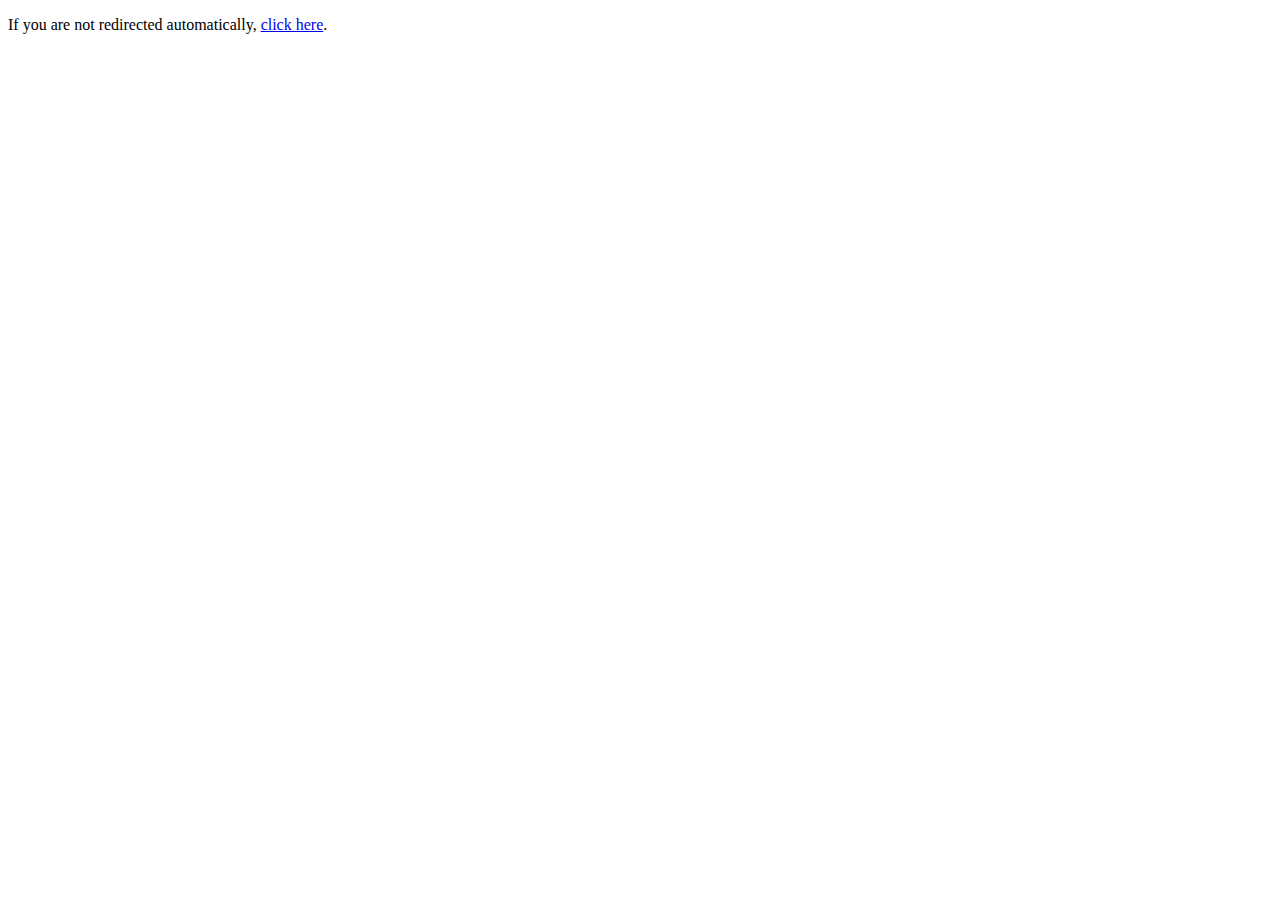
<file: Virtual Kitchen/index.html>
<!DOCTYPE html>
<html lang="en">
<head>
  <meta charset="UTF-8">
  <meta http-equiv="refresh" content="0; url=./Home/Home.php">
  <title>Redirecting...</title>
</head>
<body>
  <p>If you are not redirected automatically, <a href="./Home/Home.php">click here</a>.</p>
</body>
</html>
</file>
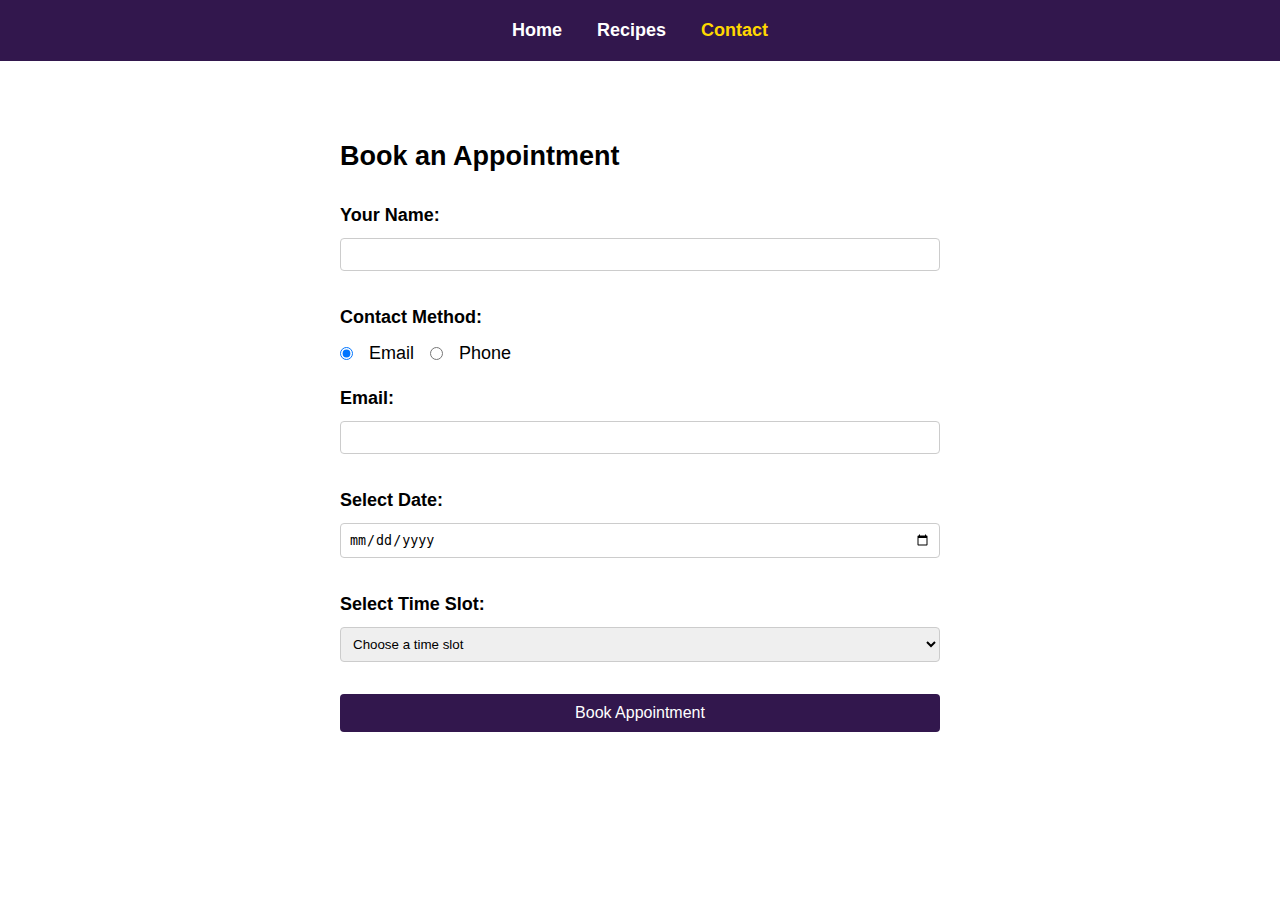
<file: Virtual Kitchen/Contact/Contact.html>
<!DOCTYPE html>
<html lang="en">
<head>
    <meta charset="UTF-8">
    <meta name="viewport" content="width=device-width, initial-scale=1.0">
    <link rel="stylesheet" href="../Navigation.css">
    <link rel="stylesheet" href="./Contact.css">
</head>
<body>
    <nav>
        <a href="../Home/Home.html">Home</a>
        <a href="../Recipe/Recipe.html">Recipes</a>
        <a href="./Contact.html" class="active">Contact</a>
    </nav>

    <div class="booking-container">
        <h2>Book an Appointment</h2>
        <form id="bookingForm">
            <div class="form-group">
                <label for="name">Your Name:</label>
                <input type="text" id="name" required>
                <div id="nameError" class="error">Please enter your name</div>
            </div>

            <div class="form-group">
                <label>Contact Method:</label>
                <div class="contact-method">
                    <input type="radio" id="emailMethod" name="contactMethod" value="email" checked>
                    <label for="emailMethod">Email</label>
                    <input type="radio" id="phoneMethod" name="contactMethod" value="phone">
                    <label for="phoneMethod">Phone</label>
                </div>
            </div>

            <div class="form-group" id="emailGroup">
                <label for="email">Email:</label>
                <input type="email" id="email">
                <div id="emailError" class="error">Please enter a valid email ending with @aston.ac.uk</div>
            </div>

            <div class="form-group" id="phoneGroup" style="display: none;">
                <label for="phone">Phone Number:</label>
                <input type="tel" id="phone" pattern="[0-9]{11}">
                <div id="phoneError" class="error">Please enter a valid 11-digit phone number</div>
            </div>

            <div class="form-group">
                <label for="date">Select Date:</label>
                <input type="date" id="date" required>
                <div id="dateError" class="error">Please select a date</div>
            </div>

            <div class="form-group">
                <label for="time">Select Time Slot:</label>
                <select id="time" required>
                    <option value="">Choose a time slot</option>
                </select>
                <div id="timeError" class="error">Please select a time slot</div>
            </div>

            <button type="submit">Book Appointment</button>
        </form>

        <div id="confirmation" class="confirmation">
            <h3>Booking Confirmation</h3>
            <p>Name: <span id="confirmName"></span></p>
            <p>Contact: <span id="confirmContact"></span></p>
            <p>Date: <span id="confirmDate"></span></p>
            <p>Time: <span id="confirmTime"></span></p>
        </div>
    </div>

    <script src="Contact.js"></script>
</body>
</html>
</file>
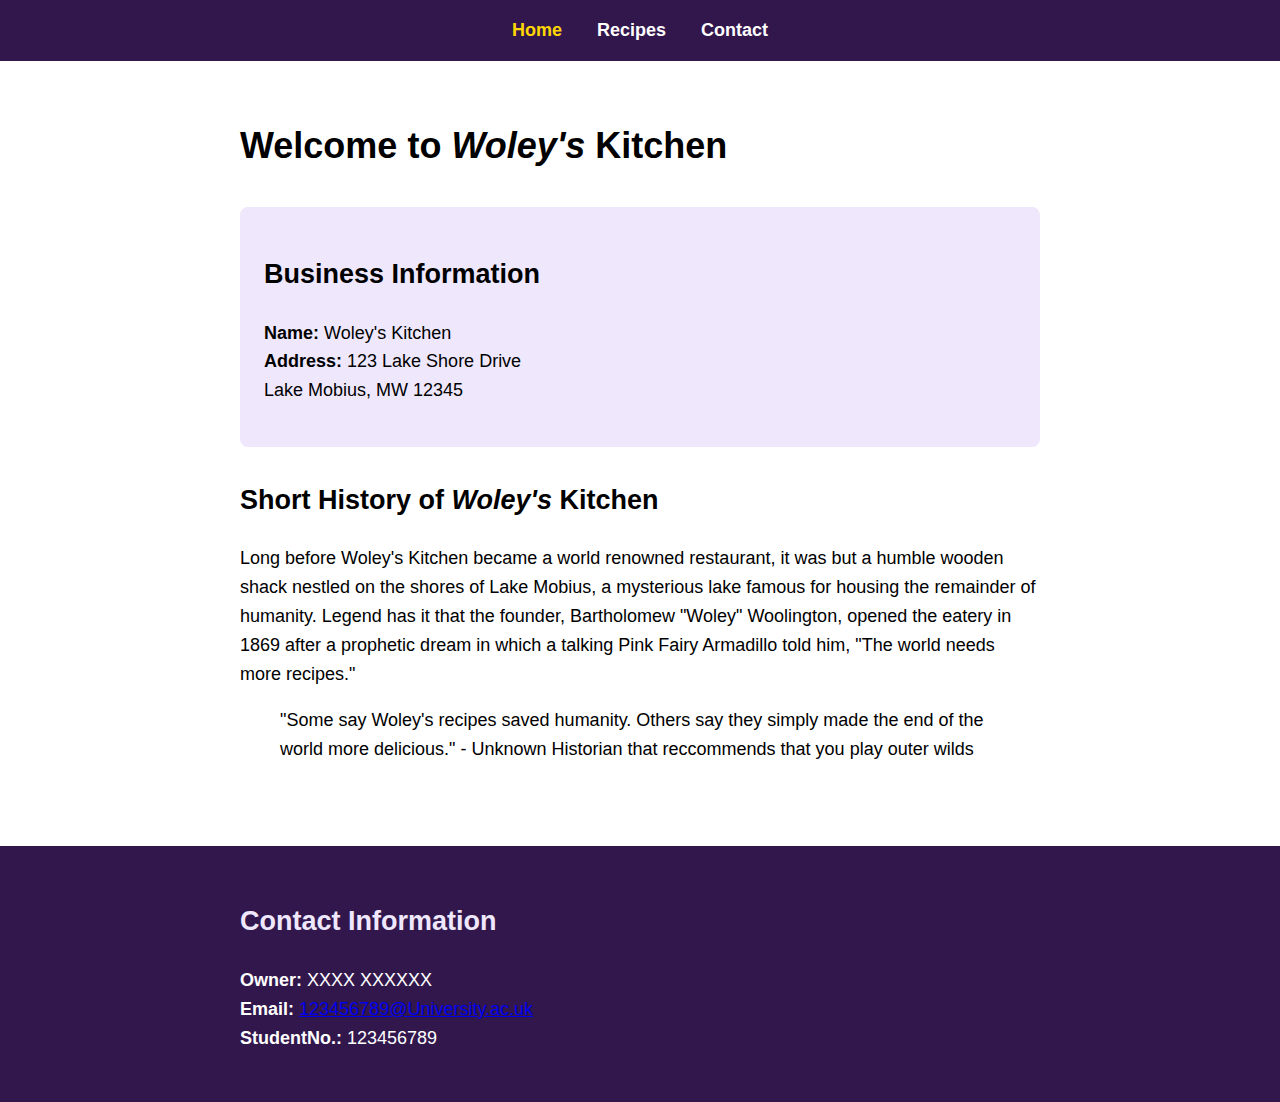
<file: Virtual Kitchen/Home/Home.html>
<!DOCTYPE html>
<html lang="en">
    <head>
        <meta charset="UTF-8">
        <meta name="viewport" content="width=device-width, initial-scale=1.0">
        <title>VirtualKitchen-Contact</title>
        <link rel="stylesheet" href="../Navigation.css">
        <link rel="stylesheet" href="./Home.css">
    </head>
    <body>
        <nav>
            <a href="./Home.html" class="active">Home</a>
            <a href="../Recipe/Recipe.html">Recipes</a>
            <a href="../Contact/Contact.html">Contact</a>
        </nav>
        <main>
            <h1>Welcome to <em>Woley's</em> Kitchen</h1>
            
            <div class="business-info">
                <h2>Business Information</h2>
                <p>
                    <strong>Name:</strong> Woley's Kitchen<br>
                    <strong>Address:</strong> 123 Lake Shore Drive<br>
                    Lake Mobius, MW 12345
                </p>
            </div>

            <div class="history">
                <h2>Short History of <em>Woley's</em> Kitchen</h2>
                <p>
                    Long before Woley's Kitchen became a world renowned restaurant, it was but a humble wooden shack nestled on the shores of Lake Mobius, 
                    a mysterious lake famous for housing the remainder of humanity. Legend has it that the founder, Bartholomew "Woley" Woolington, 
                    opened the eatery in 1869 after a prophetic dream in which a talking Pink Fairy Armadillo told him, "The world needs more recipes."
                </p>
                <blockquote>
                    "Some say Woley's recipes saved humanity. Others say they simply made the end of the world more delicious." - Unknown Historian that reccommends that you play outer wilds
                </blockquote> 
                    
            </div>
        </main>
        
        <footer>
            <div class="contact">
                <h2>Contact Information</h2>
                <p>
                    <strong>Owner:</strong> XXXX XXXXXX<br>
                    <strong>Email:</strong> <a href="mailto:">123456789@University.ac.uk</a><br>
                    <strong>StudentNo.:</strong> 123456789
                </p>
            </div>
        </footer>
    </body>
</html>
</file>
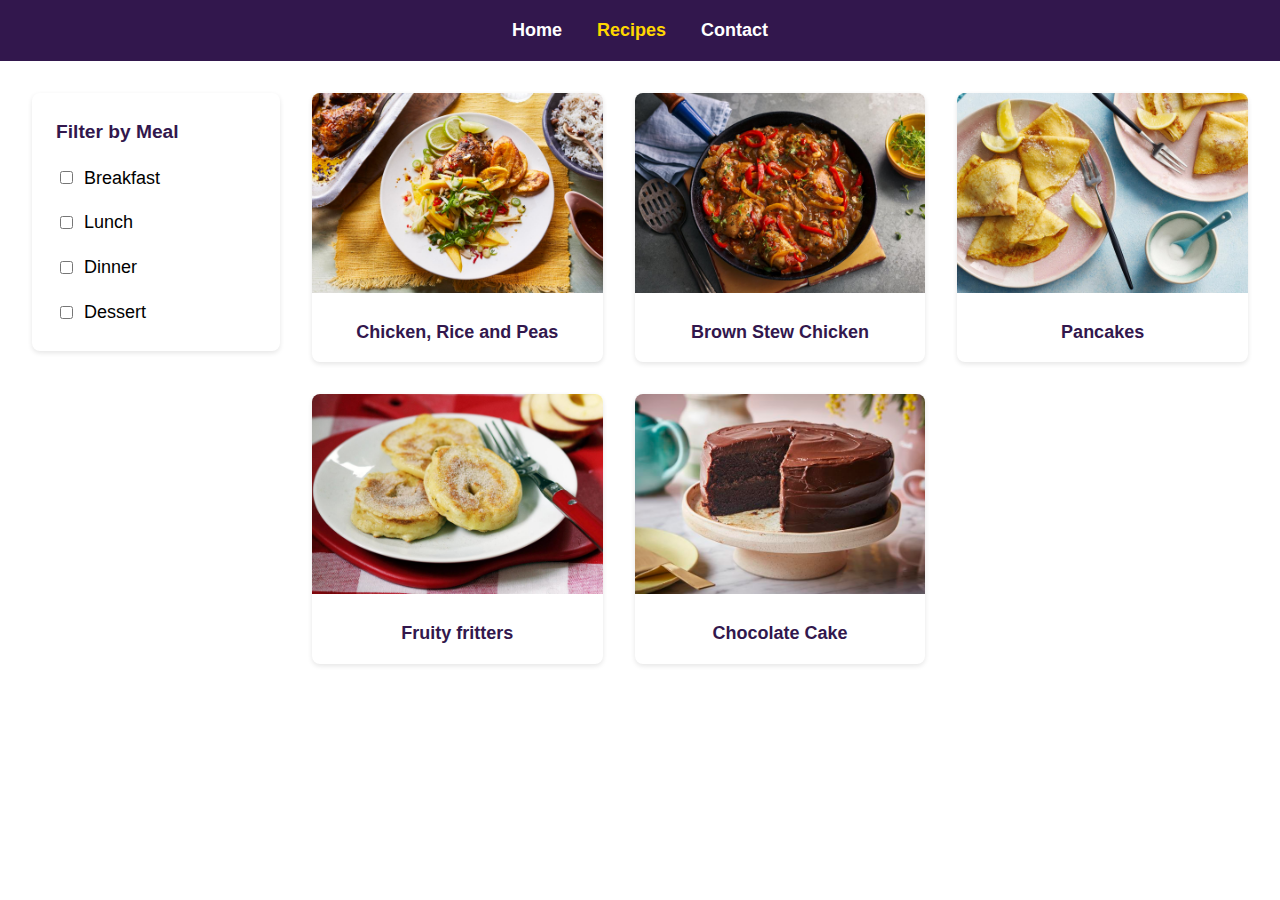
<file: Virtual Kitchen/Recipe/Recipe.html>
<!DOCTYPE html>
<html lang="en">
    <head>
        <meta charset="UTF-8">
        <meta http-equiv="X-UA-Compatible" content="IE=edge">
        <meta name="viewport" content="width=device-width, initial-scale=1.0">
        <title>VirtualKitchen-Recipes</title>
        <link rel="stylesheet" href="../Navigation.css">
        <link rel="stylesheet" href="./Recipe.css">
    </head>
    <body>
        <nav>
            <a href="../Home/Home.html">Home</a>
            <a href="./Recipe.html" class="active">Recipes</a>
            <a href="../Contact/Contact.html">Contact</a>
        </nav>

        <div class="content-wrapper">
            <aside class="sidebar">
                <h2>Filter by Meal</h2>
                <div class="filter-options">
                    <label class="filter-option">
                        <input type="checkbox" name="meal" value="breakfast">
                        Breakfast
                    </label>
                    <label class="filter-option">
                        <input type="checkbox" name="meal" value="lunch">
                        Lunch
                    </label>
                    <label class="filter-option">
                        <input type="checkbox" name="meal" value="dinner">
                        Dinner
                    </label>
                    <label class="filter-option">
                        <input type="checkbox" name="meal" value="dessert">
                        Dessert
                    </label>
                </div>
            </aside>

            <div class="recipe-grid">
                <div class="recipe-card" data-meal="dinner">
                    <img src="../images/chickenriceandpeas.jpg" alt="Caribbean chicken with rice and peas" class="recipe-image">
                    <a href="../recipes/chickenriceandpeas.html" class="recipe-title">Chicken, Rice and Peas</a>
                    <!-- Image is from the BBC website https://www.bbc.co.uk/food/recipes/chicken_rice_and_peas_78882 -->
                </div>
                <div class="recipe-card" data-meal="dinner">
                    <img src="../images/brownstewchicken.jpg" alt="Brown stew chicken" class="recipe-image">
                    <a href="../recipes/brownstewchicken.html" class="recipe-title">Brown Stew Chicken</a>
                    <!-- Image is from the BBC website https://www.bbc.co.uk/food/recipes/brown_stew_chicken_22517 -->
                </div>
                <div class="recipe-card" data-meal="breakfast">
                    <img src="../images/basicpancakes.jpg" alt="Pancakes" class="recipe-image">
                    <a href="../recipes/basicpancakes.html" class="recipe-title">Pancakes</a>
                    <!-- Image is from the BBC website https://www.bbc.co.uk/food/recipes/basicpancakeswithsuga_66226 -->
                </div>
                <div class="recipe-card" data-meal="dessert">
                    <img src="../images/fruityfritters.jpg" alt="Fruity fritters" class="recipe-image">
                    <a href="../recipes/fruityfritters.html" class="recipe-title">Fruity fritters</a>
                    <!-- Image is from the BBC website https://www.bbc.co.uk/food/recipes/fruity_fritters_83168 -->
                </div>
                <div class="recipe-card" data-meal="dessert">
                    <img src="../images/chocolatecake.jpg" alt="Chocolate Cake" class="recipe-image">
                    <a href="../recipes/chocolatecake.html" class="recipe-title">Chocolate Cake</a>
                    <!-- Image is from the BBC website https://www.bbc.co.uk/food/chocolate_cake -->
                </div>
            </div>
        </div>

        <script src="RecipeFilter.js"></script>
    </body>
</html>
</file>
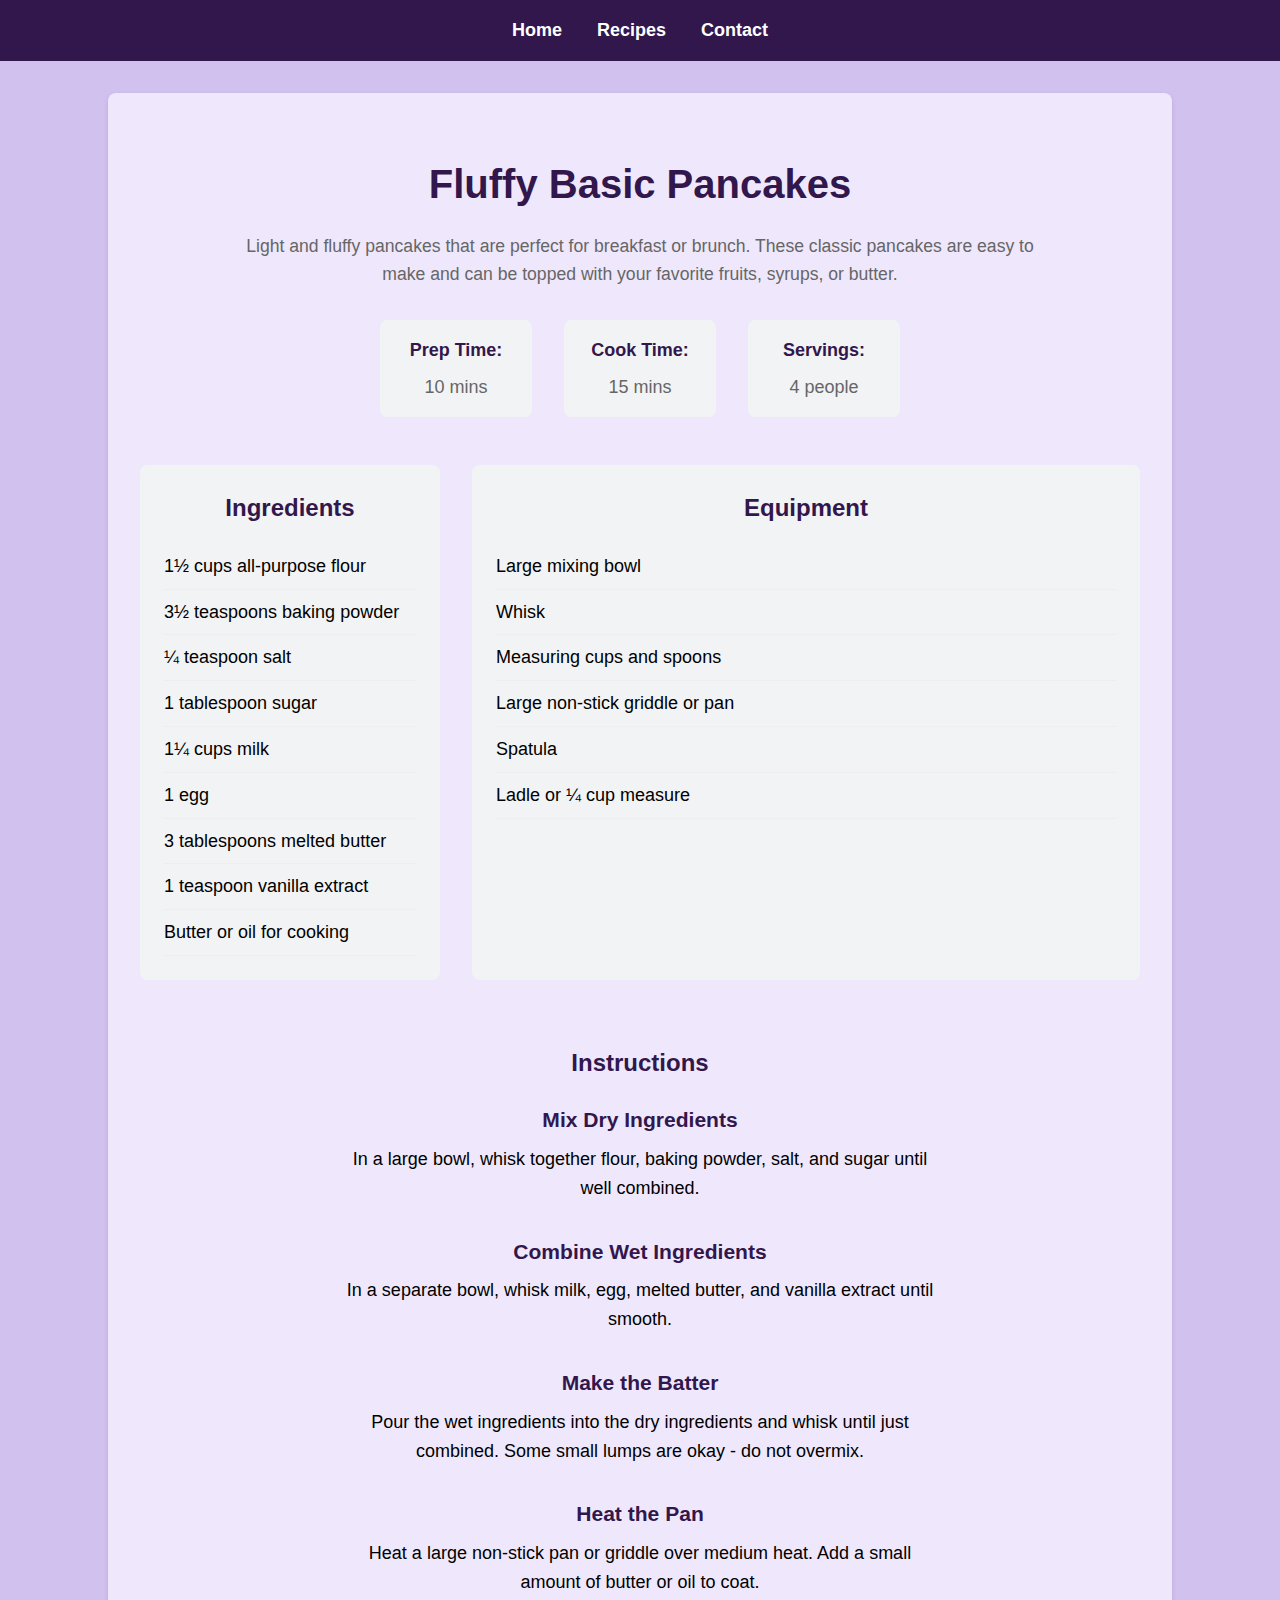
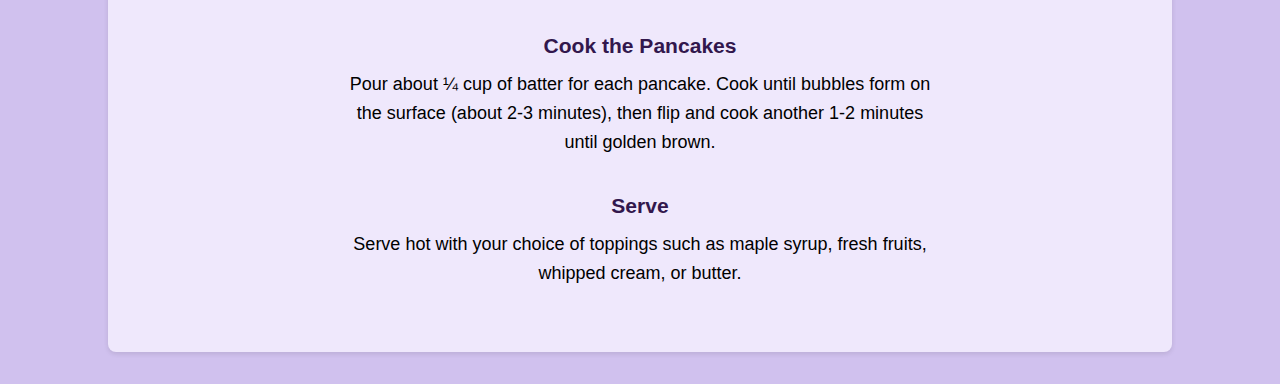
<file: Virtual Kitchen/recipes/basicpancakes.html>
<!DOCTYPE html>
<html lang="en">
<head>
    <meta charset="UTF-8">
    <meta name="viewport" content="width=device-width, initial-scale=1.0">
    <title>Basic Pancakes Recipe - VirtualKitchen</title>
    <link rel="stylesheet" href="../Navigation.css">
    <link rel="stylesheet" href="./allrecipes.css">
</head>

<body>
    <nav>
        <a href="../Home/Home.html">Home</a>
        <a href="../Recipe/Recipe.html">Recipes</a>
        <a href="../Contact/Contact.html">Contact</a>
    </nav>

    <div class="recipe-container">
        <header class="recipe-header">
            <h1>Fluffy Basic Pancakes</h1>
            <p class="recipe-description">Light and fluffy pancakes that are perfect for breakfast or brunch. These classic pancakes are easy to make and can be topped with your favorite fruits, syrups, or butter.</p>
            
            <div class="recipe-meta">
                <div class="meta-item">
                    <span class="meta-label">Prep Time:</span>
                    <span class="meta-value">10 mins</span>
                </div>
                <div class="meta-item">
                    <span class="meta-label">Cook Time:</span>
                    <span class="meta-value">15 mins</span>
                </div>
                <div class="meta-item">
                    <span class="meta-label">Servings:</span>
                    <span class="meta-value">4 people</span>
                </div>
            </div>
        </header>

        <div class="recipe-content">
            <section class="ingredients-section">
                <h2>Ingredients</h2>
                <ul class="ingredients-list">
                    <li>1½ cups all-purpose flour</li>
                    <li>3½ teaspoons baking powder</li>
                    <li>¼ teaspoon salt</li>
                    <li>1 tablespoon sugar</li>
                    <li>1¼ cups milk</li>
                    <li>1 egg</li>
                    <li>3 tablespoons melted butter</li>
                    <li>1 teaspoon vanilla extract</li>
                    <li>Butter or oil for cooking</li>
                </ul>
            </section>

            <section class="equipment-section">
                <h2>Equipment</h2>
                <ul class="equipment-list">
                    <li>Large mixing bowl</li>
                    <li>Whisk</li>
                    <li>Measuring cups and spoons</li>
                    <li>Large non-stick griddle or pan</li>
                    <li>Spatula</li>
                    <li>Ladle or ¼ cup measure</li>
                </ul>
            </section>

            <section class="instructions-section">
                <h2>Instructions</h2>
                <ol class="instructions-list">
                    <li>
                        <h3>Mix Dry Ingredients</h3>
                        <p>In a large bowl, whisk together flour, baking powder, salt, and sugar until well combined.</p>
                    </li>
                    <li>
                        <h3>Combine Wet Ingredients</h3>
                        <p>In a separate bowl, whisk milk, egg, melted butter, and vanilla extract until smooth.</p>
                    </li>
                    <li>
                        <h3>Make the Batter</h3>
                        <p>Pour the wet ingredients into the dry ingredients and whisk until just combined. Some small lumps are okay - do not overmix.</p>
                    </li>
                    <li>
                        <h3>Heat the Pan</h3>
                        <p>Heat a large non-stick pan or griddle over medium heat. Add a small amount of butter or oil to coat.</p>
                    </li>
                    <li>
                        <h3>Cook the Pancakes</h3>
                        <p>Pour about ¼ cup of batter for each pancake. Cook until bubbles form on the surface (about 2-3 minutes), then flip and cook another 1-2 minutes until golden brown.</p>
                    </li>
                    <li>
                        <h3>Serve</h3>
                        <p>Serve hot with your choice of toppings such as maple syrup, fresh fruits, whipped cream, or butter.</p>
                    </li>
                </ol>
            </section>
        </div>
    </div>
</body>
</html>
</file>
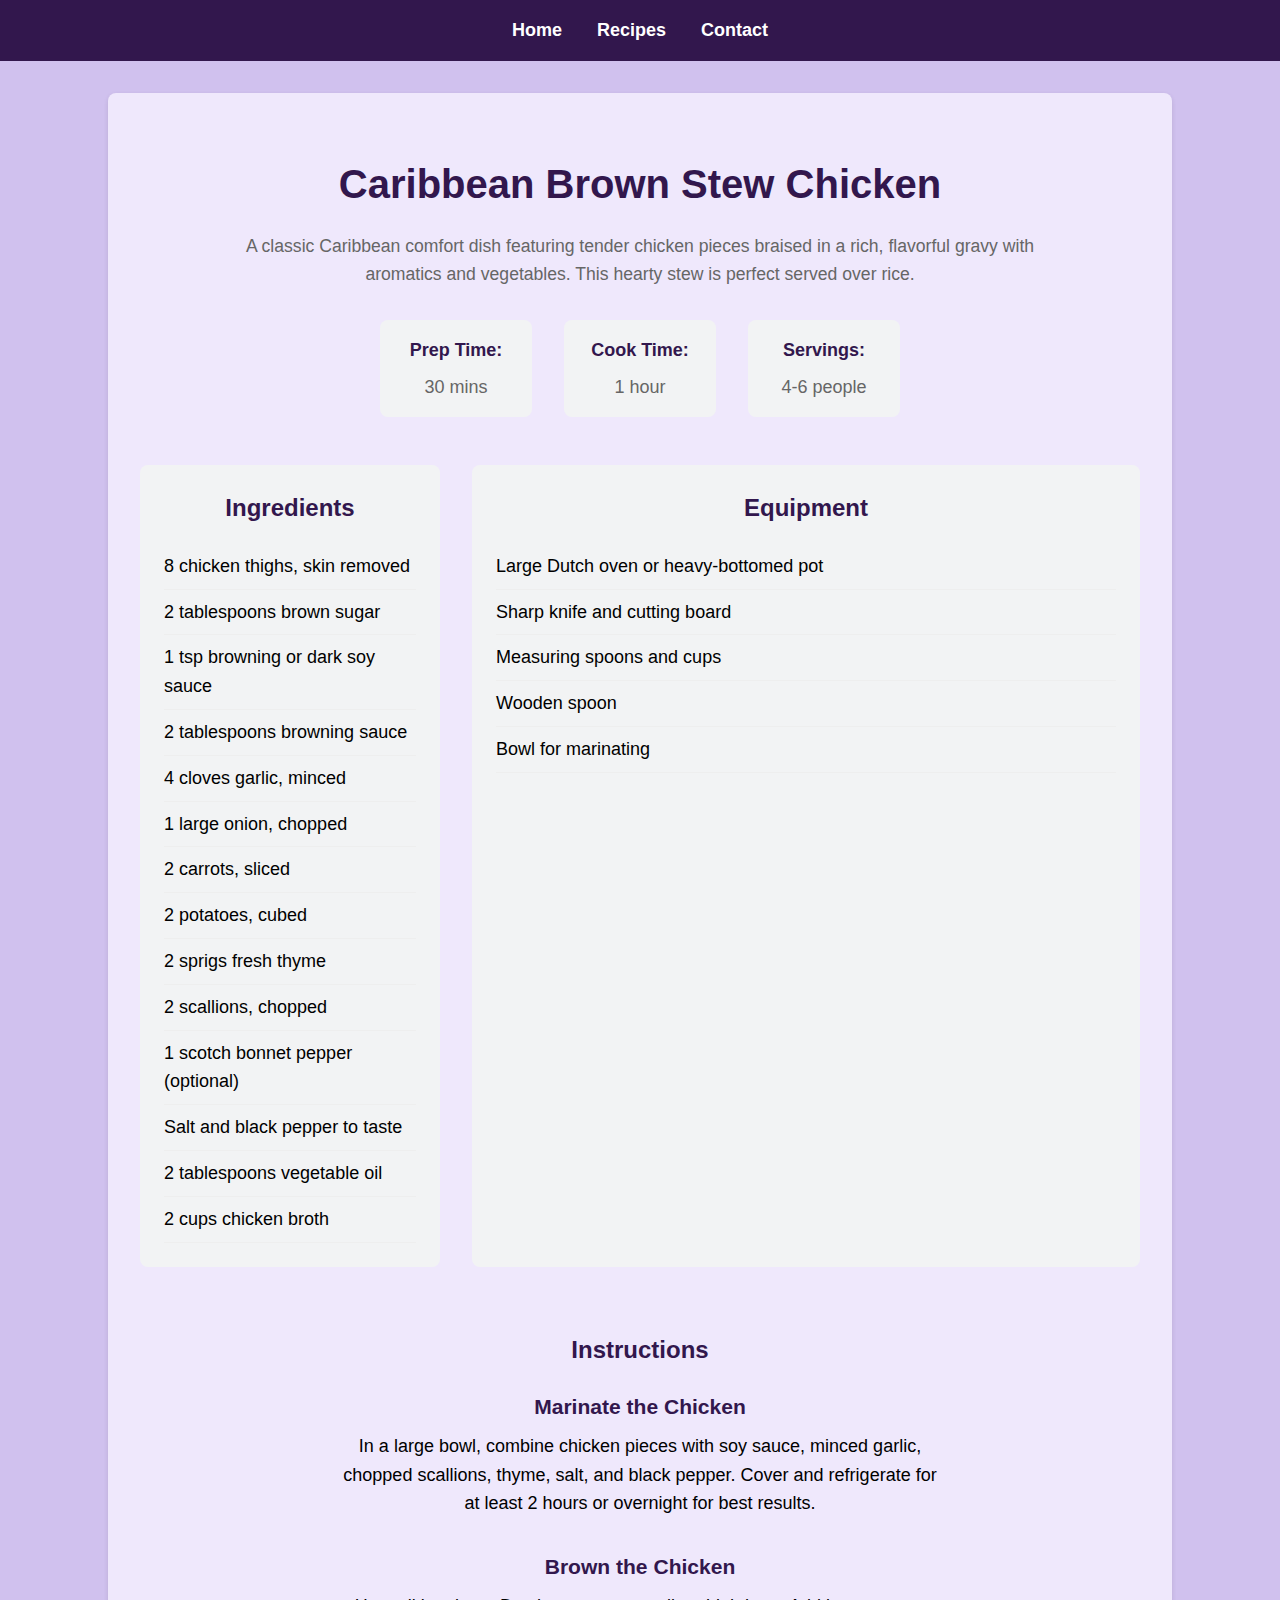
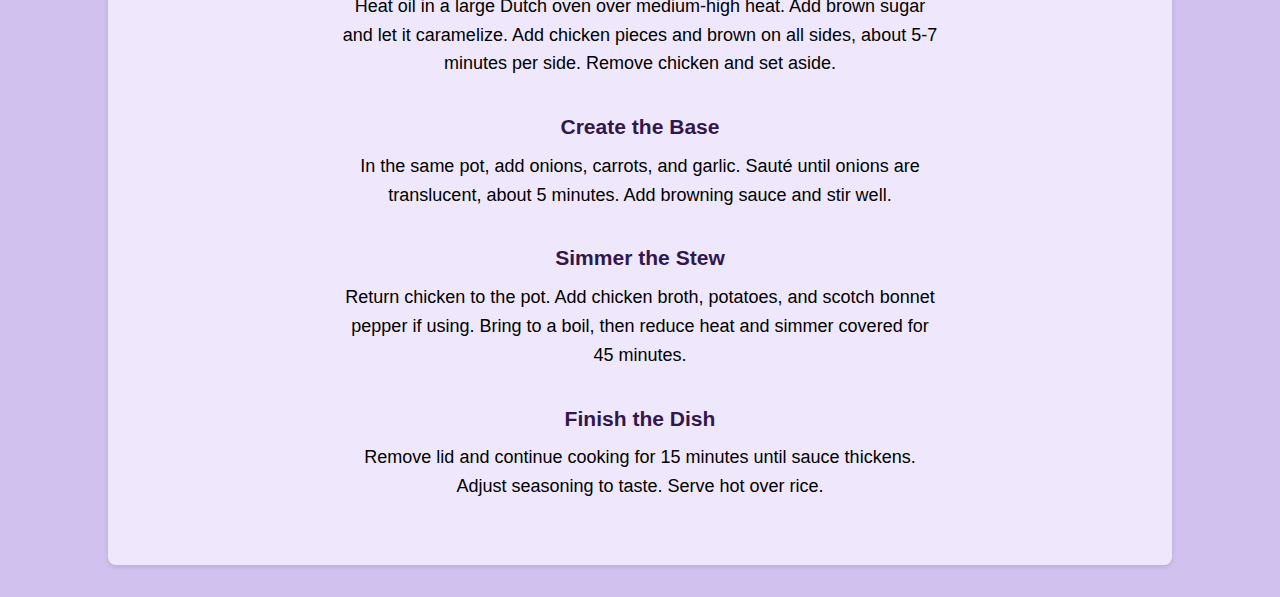
<file: Virtual Kitchen/recipes/brownstewchicken.html>
<!DOCTYPE html>
<html lang="en">
<head>
    <meta charset="UTF-8">
    <meta name="viewport" content="width=device-width, initial-scale=1.0">
    <title>Brown Stew Chicken Recipe - VirtualKitchen</title>
    <link rel="stylesheet" href="../Navigation.css">
    <link rel="stylesheet" href="./allrecipes.css">
</head>

<body>
    <nav>
        <a href="../Home/Home.html">Home</a>
        <a href="../Recipe/Recipe.html">Recipes</a>
        <a href="../Contact/Contact.html">Contact</a>
    </nav>

    <div class="recipe-container">
        <header class="recipe-header">
            <h1>Caribbean Brown Stew Chicken</h1>
            <p class="recipe-description">A classic Caribbean comfort dish featuring tender chicken pieces braised in a rich, flavorful gravy with aromatics and vegetables. This hearty stew is perfect served over rice.</p>
            
            <div class="recipe-meta">
                <div class="meta-item">
                    <span class="meta-label">Prep Time:</span>
                    <span class="meta-value">30 mins</span>
                </div>
                <div class="meta-item">
                    <span class="meta-label">Cook Time:</span>
                    <span class="meta-value">1 hour</span>
                </div>
                <div class="meta-item">
                    <span class="meta-label">Servings:</span>
                    <span class="meta-value">4-6 people</span>
                </div>
            </div>
        </header>

        <div class="recipe-content">
            <section class="ingredients-section">
                <h2>Ingredients</h2>
                <ul class="ingredients-list">
                    <li>8 chicken thighs, skin removed</li>
                    <li>2 tablespoons brown sugar</li>
                    <li>1 tsp browning or dark soy sauce</li>
                    <li>2 tablespoons browning sauce</li>
                    <li>4 cloves garlic, minced</li>
                    <li>1 large onion, chopped</li>
                    <li>2 carrots, sliced</li>
                    <li>2 potatoes, cubed</li>
                    <li>2 sprigs fresh thyme</li>
                    <li>2 scallions, chopped</li>
                    <li>1 scotch bonnet pepper (optional)</li>
                    <li>Salt and black pepper to taste</li>
                    <li>2 tablespoons vegetable oil</li>
                    <li>2 cups chicken broth</li>
                </ul>
            </section>

            <section class="equipment-section">
                <h2>Equipment</h2>
                <ul class="equipment-list">
                    <li>Large Dutch oven or heavy-bottomed pot</li>
                    <li>Sharp knife and cutting board</li>
                    <li>Measuring spoons and cups</li>
                    <li>Wooden spoon</li>
                    <li>Bowl for marinating</li>
                </ul>
            </section>

            <section class="instructions-section">
                <h2>Instructions</h2>
                <ol class="instructions-list">
                    <li>
                        <h3>Marinate the Chicken</h3>
                        <p>In a large bowl, combine chicken pieces with soy sauce, minced garlic, chopped scallions, thyme, salt, and black pepper. Cover and refrigerate for at least 2 hours or overnight for best results.</p>
                    </li>
                    <li>
                        <h3>Brown the Chicken</h3>
                        <p>Heat oil in a large Dutch oven over medium-high heat. Add brown sugar and let it caramelize. Add chicken pieces and brown on all sides, about 5-7 minutes per side. Remove chicken and set aside.</p>
                    </li>
                    <li>
                        <h3>Create the Base</h3>
                        <p>In the same pot, add onions, carrots, and garlic. Sauté until onions are translucent, about 5 minutes. Add browning sauce and stir well.</p>
                    </li>
                    <li>
                        <h3>Simmer the Stew</h3>
                        <p>Return chicken to the pot. Add chicken broth, potatoes, and scotch bonnet pepper if using. Bring to a boil, then reduce heat and simmer covered for 45 minutes.</p>
                    </li>
                    <li>
                        <h3>Finish the Dish</h3>
                        <p>Remove lid and continue cooking for 15 minutes until sauce thickens. Adjust seasoning to taste. Serve hot over rice.</p>
                    </li>
                </ol>
            </section>
        </div>
    </div>
</body>
</html>
</file>
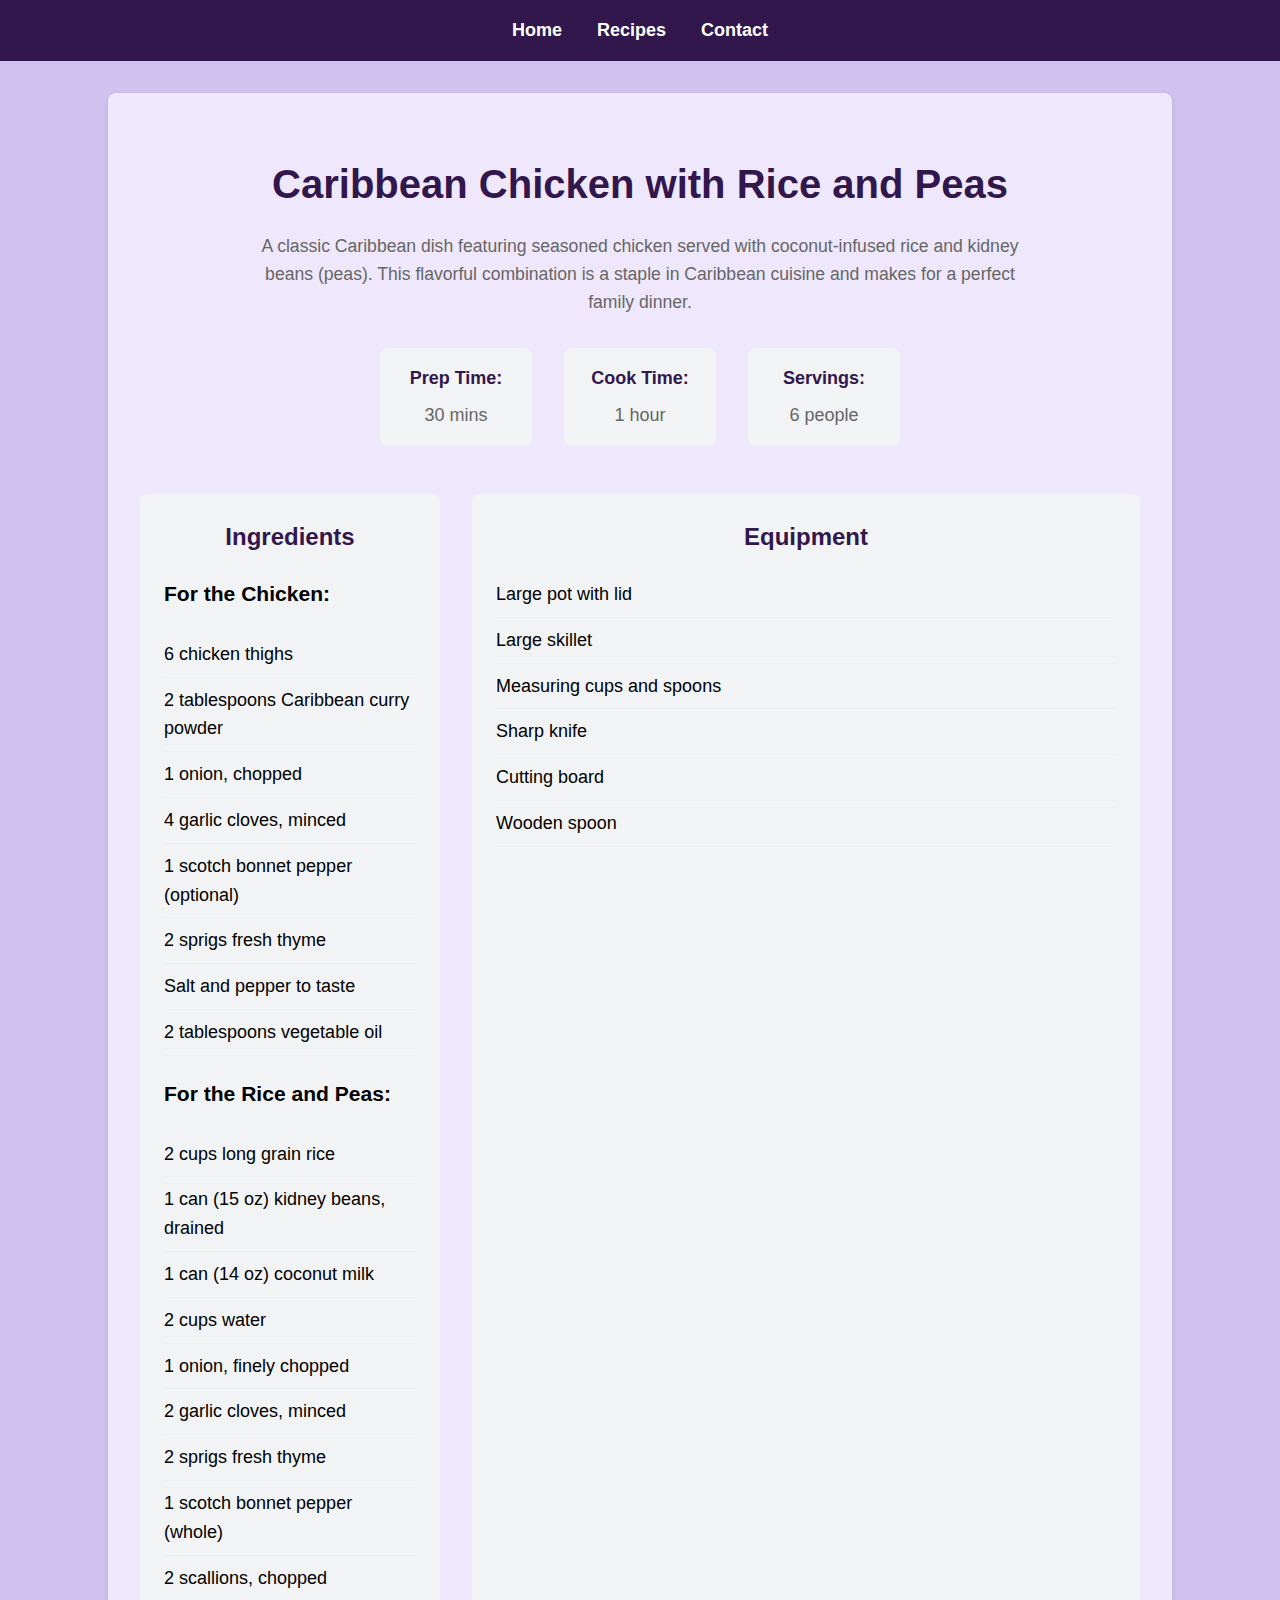
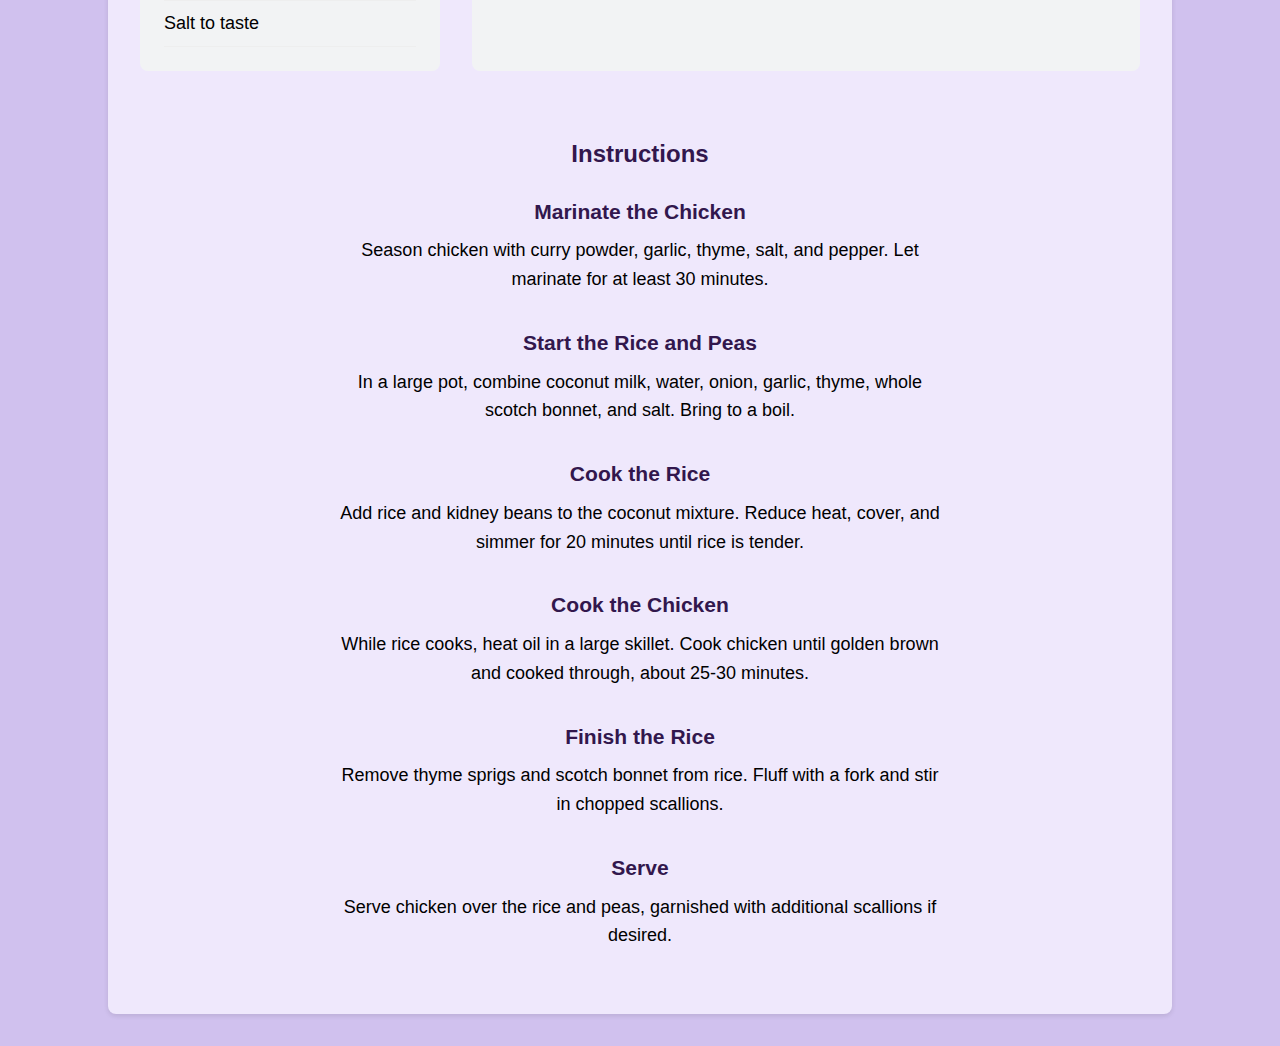
<file: Virtual Kitchen/recipes/chickenriceandpeas.html>
<!DOCTYPE html>
<html lang="en">
<head>
    <meta charset="UTF-8">
    <meta name="viewport" content="width=device-width, initial-scale=1.0">
    <title>Caribbean Chicken with Rice and Peas Recipe - VirtualKitchen</title>
    <link rel="stylesheet" href="../Navigation.css">
    <link rel="stylesheet" href="./allrecipes.css">
</head>

<body>
    <nav>
        <a href="../Home/Home.html">Home</a>
        <a href="../Recipe/Recipe.html">Recipes</a>
        <a href="../Contact/Contact.html">Contact</a>
    </nav>

    <div class="recipe-container">
        <header class="recipe-header">
            <h1>Caribbean Chicken with Rice and Peas</h1>
            <p class="recipe-description">A classic Caribbean dish featuring seasoned chicken served with coconut-infused rice and kidney beans (peas). This flavorful combination is a staple in Caribbean cuisine and makes for a perfect family dinner.</p>
            
            <div class="recipe-meta">
                <div class="meta-item">
                    <span class="meta-label">Prep Time:</span>
                    <span class="meta-value">30 mins</span>
                </div>
                <div class="meta-item">
                    <span class="meta-label">Cook Time:</span>
                    <span class="meta-value">1 hour</span>
                </div>
                <div class="meta-item">
                    <span class="meta-label">Servings:</span>
                    <span class="meta-value">6 people</span>
                </div>
            </div>
        </header>

        <div class="recipe-content">
            <section class="ingredients-section">
                <h2>Ingredients</h2>
                <ul class="ingredients-list">
                    <h3>For the Chicken:</h3>
                    <li>6 chicken thighs</li>
                    <li>2 tablespoons Caribbean curry powder</li>
                    <li>1 onion, chopped</li>
                    <li>4 garlic cloves, minced</li>
                    <li>1 scotch bonnet pepper (optional)</li>
                    <li>2 sprigs fresh thyme</li>
                    <li>Salt and pepper to taste</li>
                    <li>2 tablespoons vegetable oil</li>

                    <h3>For the Rice and Peas:</h3>
                    <li>2 cups long grain rice</li>
                    <li>1 can (15 oz) kidney beans, drained</li>
                    <li>1 can (14 oz) coconut milk</li>
                    <li>2 cups water</li>
                    <li>1 onion, finely chopped</li>
                    <li>2 garlic cloves, minced</li>
                    <li>2 sprigs fresh thyme</li>
                    <li>1 scotch bonnet pepper (whole)</li>
                    <li>2 scallions, chopped</li>
                    <li>Salt to taste</li>
                </ul>
            </section>

            <section class="equipment-section">
                <h2>Equipment</h2>
                <ul class="equipment-list">
                    <li>Large pot with lid</li>
                    <li>Large skillet</li>
                    <li>Measuring cups and spoons</li>
                    <li>Sharp knife</li>
                    <li>Cutting board</li>
                    <li>Wooden spoon</li>
                </ul>
            </section>

            <section class="instructions-section">
                <h2>Instructions</h2>
                <ol class="instructions-list">
                    <li>
                        <h3>Marinate the Chicken</h3>
                        <p>Season chicken with curry powder, garlic, thyme, salt, and pepper. Let marinate for at least 30 minutes.</p>
                    </li>
                    <li>
                        <h3>Start the Rice and Peas</h3>
                        <p>In a large pot, combine coconut milk, water, onion, garlic, thyme, whole scotch bonnet, and salt. Bring to a boil.</p>
                    </li>
                    <li>
                        <h3>Cook the Rice</h3>
                        <p>Add rice and kidney beans to the coconut mixture. Reduce heat, cover, and simmer for 20 minutes until rice is tender.</p>
                    </li>
                    <li>
                        <h3>Cook the Chicken</h3>
                        <p>While rice cooks, heat oil in a large skillet. Cook chicken until golden brown and cooked through, about 25-30 minutes.</p>
                    </li>
                    <li>
                        <h3>Finish the Rice</h3>
                        <p>Remove thyme sprigs and scotch bonnet from rice. Fluff with a fork and stir in chopped scallions.</p>
                    </li>
                    <li>
                        <h3>Serve</h3>
                        <p>Serve chicken over the rice and peas, garnished with additional scallions if desired.</p>
                    </li>
                </ol>
            </section>
        </div>
    </div>
</body>
</html>
</file>
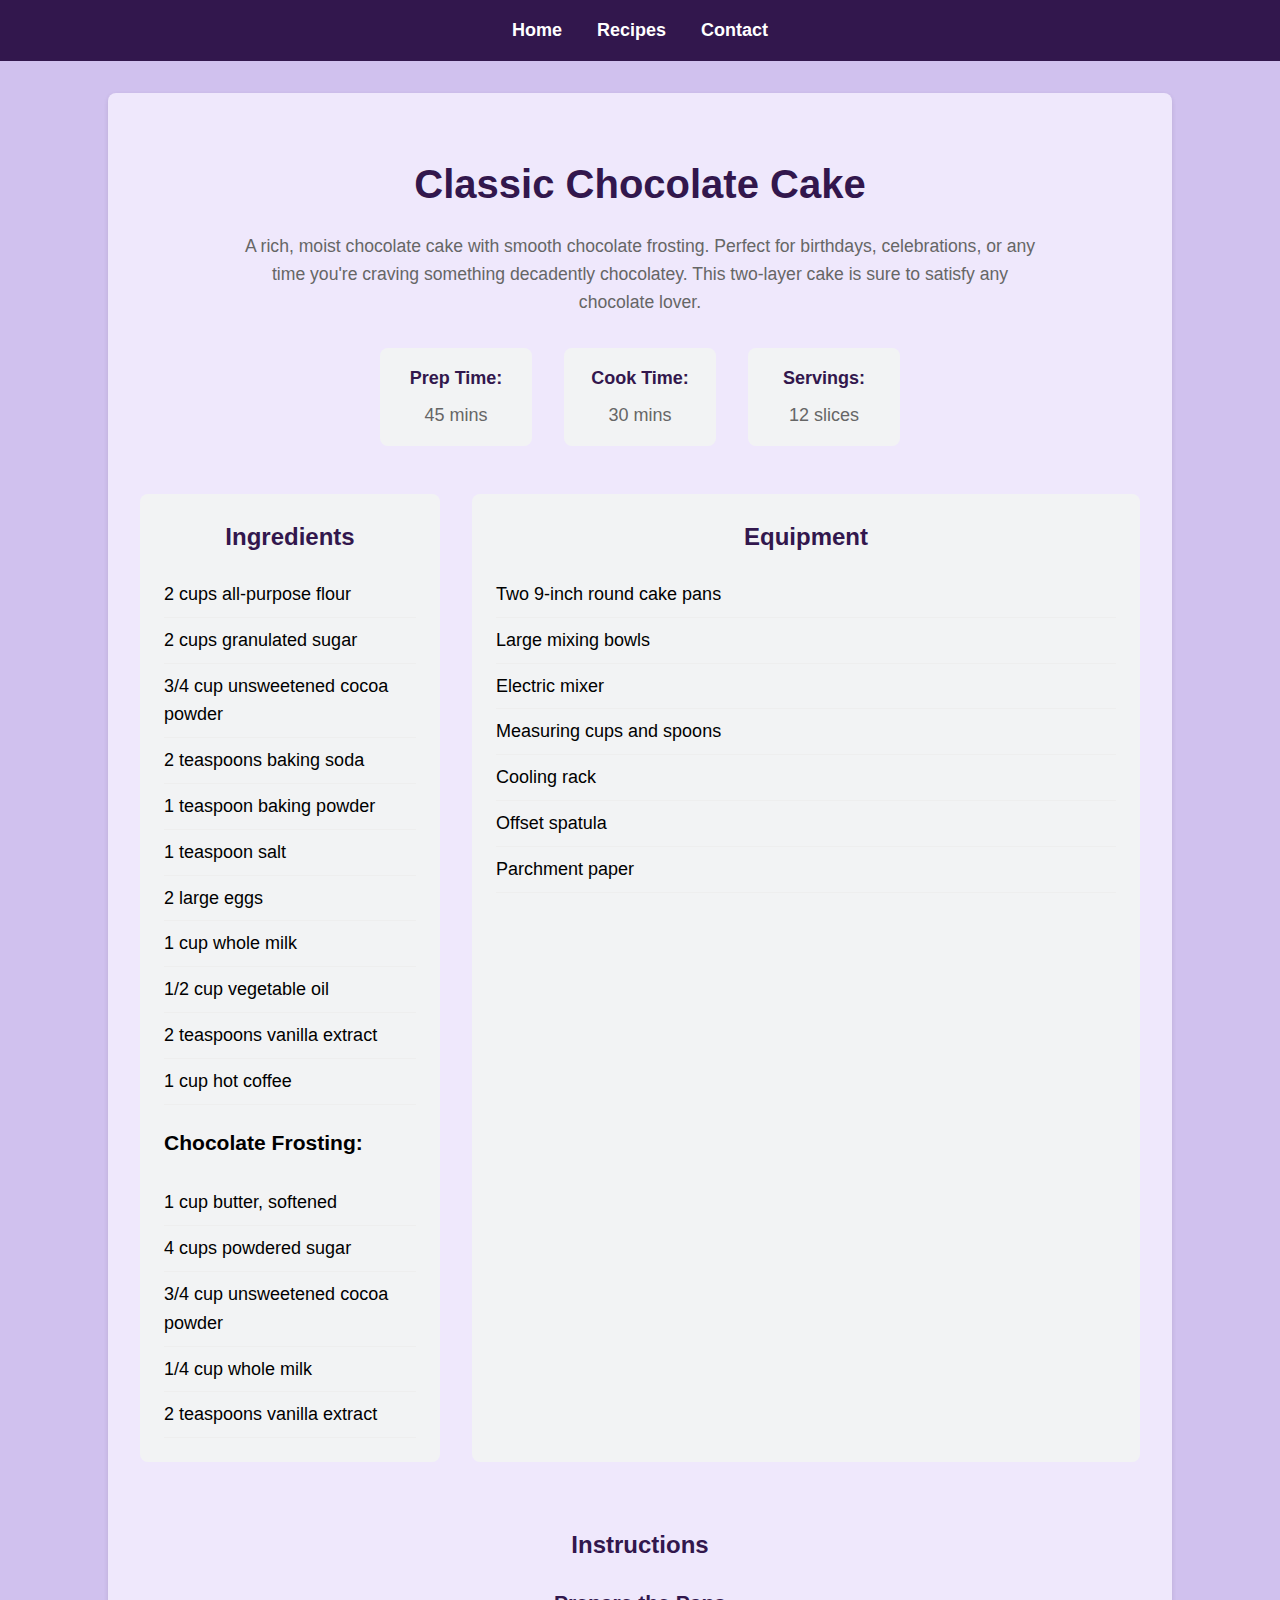
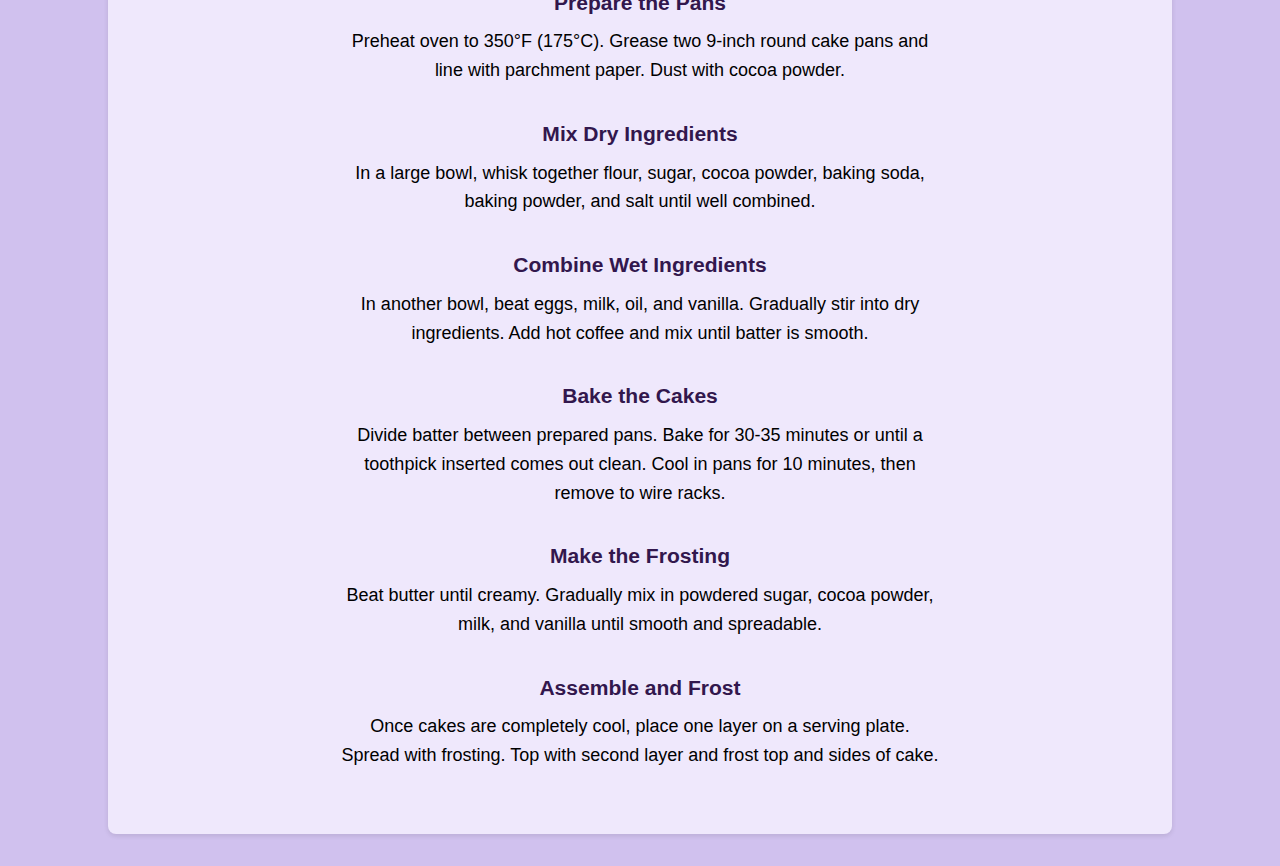
<file: Virtual Kitchen/recipes/chocolatecake.html>
<!DOCTYPE html>
<html lang="en">
<head>
    <meta charset="UTF-8">
    <meta name="viewport" content="width=device-width, initial-scale=1.0">
    <title>Chocolate Cake Recipe - VirtualKitchen</title>
    <link rel="stylesheet" href="../Navigation.css">
    <link rel="stylesheet" href="./allrecipes.css">
</head>

<body>
    <nav>
        <a href="../Home/Home.html">Home</a>
        <a href="../Recipe/Recipe.html">Recipes</a>
        <a href="../Contact/Contact.html">Contact</a>
    </nav>

    <div class="recipe-container">
        <header class="recipe-header">
            <h1>Classic Chocolate Cake</h1>
            <p class="recipe-description">A rich, moist chocolate cake with smooth chocolate frosting. Perfect for birthdays, celebrations, or any time you're craving something decadently chocolatey. This two-layer cake is sure to satisfy any chocolate lover.</p>
            
            <div class="recipe-meta">
                <div class="meta-item">
                    <span class="meta-label">Prep Time:</span>
                    <span class="meta-value">45 mins</span>
                </div>
                <div class="meta-item">
                    <span class="meta-label">Cook Time:</span>
                    <span class="meta-value">30 mins</span>
                </div>
                <div class="meta-item">
                    <span class="meta-label">Servings:</span>
                    <span class="meta-value">12 slices</span>
                </div>
            </div>
        </header>

        <div class="recipe-content">
            <section class="ingredients-section">
                <h2>Ingredients</h2>
                <ul class="ingredients-list">
                    <li>2 cups all-purpose flour</li>
                    <li>2 cups granulated sugar</li>
                    <li>3/4 cup unsweetened cocoa powder</li>
                    <li>2 teaspoons baking soda</li>
                    <li>1 teaspoon baking powder</li>
                    <li>1 teaspoon salt</li>
                    <li>2 large eggs</li>
                    <li>1 cup whole milk</li>
                    <li>1/2 cup vegetable oil</li>
                    <li>2 teaspoons vanilla extract</li>
                    <li>1 cup hot coffee</li>
                    <h3>Chocolate Frosting:</h3>
                    <li>1 cup butter, softened</li>
                    <li>4 cups powdered sugar</li>
                    <li>3/4 cup unsweetened cocoa powder</li>
                    <li>1/4 cup whole milk</li>
                    <li>2 teaspoons vanilla extract</li>
                </ul>
            </section>

            <section class="equipment-section">
                <h2>Equipment</h2>
                <ul class="equipment-list">
                    <li>Two 9-inch round cake pans</li>
                    <li>Large mixing bowls</li>
                    <li>Electric mixer</li>
                    <li>Measuring cups and spoons</li>
                    <li>Cooling rack</li>
                    <li>Offset spatula</li>
                    <li>Parchment paper</li>
                </ul>
            </section>

            <section class="instructions-section">
                <h2>Instructions</h2>
                <ol class="instructions-list">
                    <li>
                        <h3>Prepare the Pans</h3>
                        <p>Preheat oven to 350°F (175°C). Grease two 9-inch round cake pans and line with parchment paper. Dust with cocoa powder.</p>
                    </li>
                    <li>
                        <h3>Mix Dry Ingredients</h3>
                        <p>In a large bowl, whisk together flour, sugar, cocoa powder, baking soda, baking powder, and salt until well combined.</p>
                    </li>
                    <li>
                        <h3>Combine Wet Ingredients</h3>
                        <p>In another bowl, beat eggs, milk, oil, and vanilla. Gradually stir into dry ingredients. Add hot coffee and mix until batter is smooth.</p>
                    </li>
                    <li>
                        <h3>Bake the Cakes</h3>
                        <p>Divide batter between prepared pans. Bake for 30-35 minutes or until a toothpick inserted comes out clean. Cool in pans for 10 minutes, then remove to wire racks.</p>
                    </li>
                    <li>
                        <h3>Make the Frosting</h3>
                        <p>Beat butter until creamy. Gradually mix in powdered sugar, cocoa powder, milk, and vanilla until smooth and spreadable.</p>
                    </li>
                    <li>
                        <h3>Assemble and Frost</h3>
                        <p>Once cakes are completely cool, place one layer on a serving plate. Spread with frosting. Top with second layer and frost top and sides of cake.</p>
                    </li>
                </ol>
            </section>
        </div>
    </div>
</body>
</html>
</file>
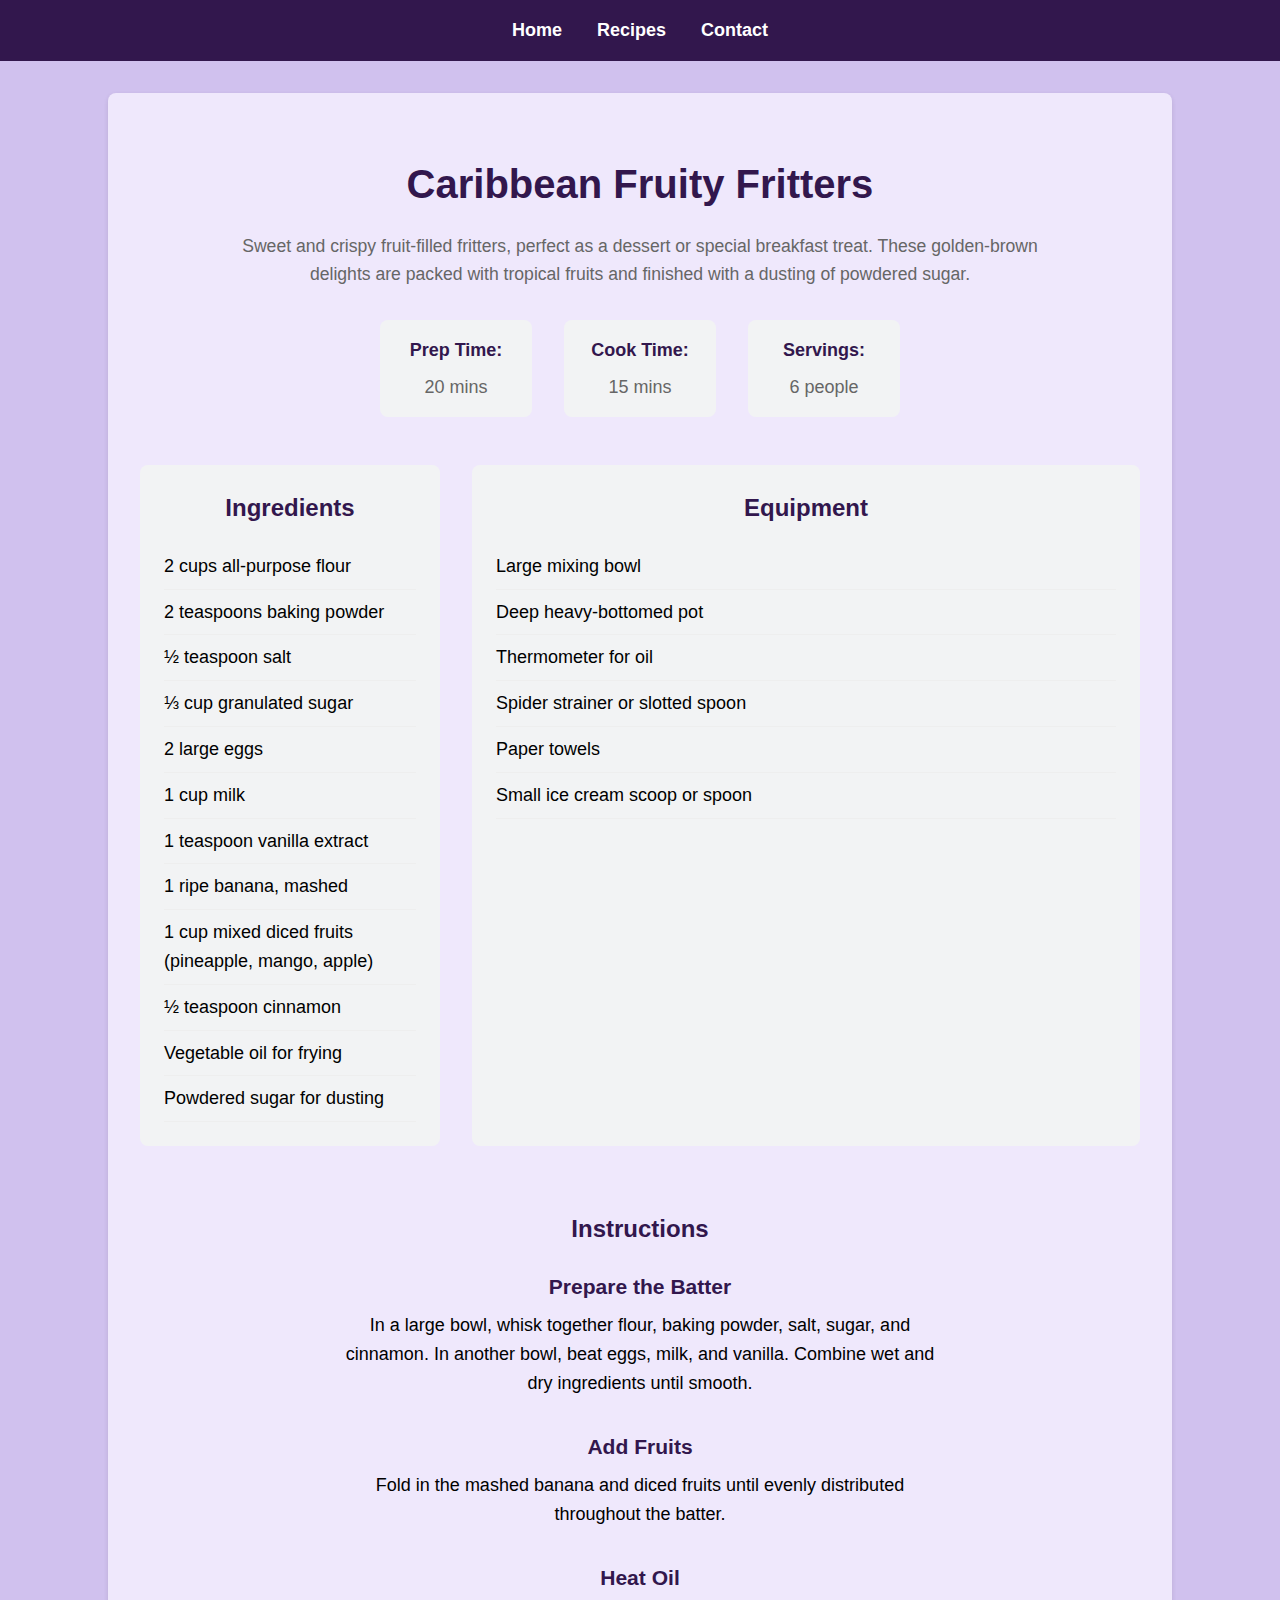
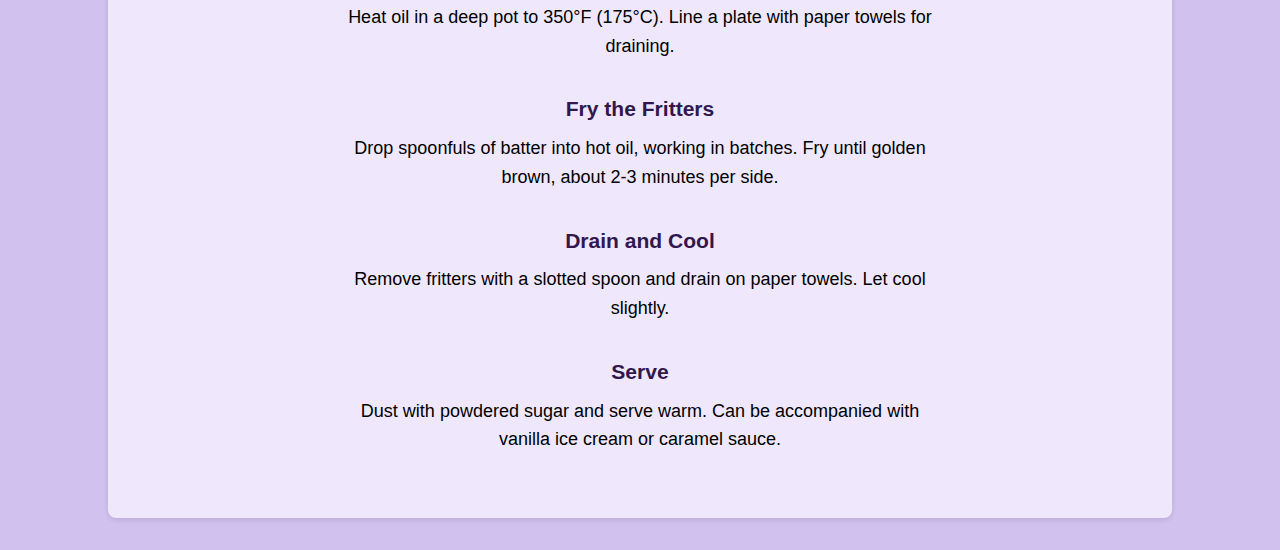
<file: Virtual Kitchen/recipes/fruityfritters.html>
<!DOCTYPE html>
<html lang="en">
<head>
    <meta charset="UTF-8">
    <meta name="viewport" content="width=device-width, initial-scale=1.0">
    <title>Fruity Fritters Recipe - VirtualKitchen</title>
    <link rel="stylesheet" href="../Navigation.css">
    <link rel="stylesheet" href="./allrecipes.css">
</head>

<body>
    <nav>
        <a href="../Home/Home.html">Home</a>
        <a href="../Recipe/Recipe.html">Recipes</a>
        <a href="../Contact/Contact.html">Contact</a>
    </nav>

    <div class="recipe-container">
        <header class="recipe-header">
            <h1>Caribbean Fruity Fritters</h1>
            <p class="recipe-description">Sweet and crispy fruit-filled fritters, perfect as a dessert or special breakfast treat. These golden-brown delights are packed with tropical fruits and finished with a dusting of powdered sugar.</p>
            
            <div class="recipe-meta">
                <div class="meta-item">
                    <span class="meta-label">Prep Time:</span>
                    <span class="meta-value">20 mins</span>
                </div>
                <div class="meta-item">
                    <span class="meta-label">Cook Time:</span>
                    <span class="meta-value">15 mins</span>
                </div>
                <div class="meta-item">
                    <span class="meta-label">Servings:</span>
                    <span class="meta-value">6 people</span>
                </div>
            </div>
        </header>

        <div class="recipe-content">
            <section class="ingredients-section">
                <h2>Ingredients</h2>
                <ul class="ingredients-list">
                    <li>2 cups all-purpose flour</li>
                    <li>2 teaspoons baking powder</li>
                    <li>½ teaspoon salt</li>
                    <li>⅓ cup granulated sugar</li>
                    <li>2 large eggs</li>
                    <li>1 cup milk</li>
                    <li>1 teaspoon vanilla extract</li>
                    <li>1 ripe banana, mashed</li>
                    <li>1 cup mixed diced fruits (pineapple, mango, apple)</li>
                    <li>½ teaspoon cinnamon</li>
                    <li>Vegetable oil for frying</li>
                    <li>Powdered sugar for dusting</li>
                </ul>
            </section>

            <section class="equipment-section">
                <h2>Equipment</h2>
                <ul class="equipment-list">
                    <li>Large mixing bowl</li>
                    <li>Deep heavy-bottomed pot</li>
                    <li>Thermometer for oil</li>
                    <li>Spider strainer or slotted spoon</li>
                    <li>Paper towels</li>
                    <li>Small ice cream scoop or spoon</li>
                </ul>
            </section>

            <section class="instructions-section">
                <h2>Instructions</h2>
                <ol class="instructions-list">
                    <li>
                        <h3>Prepare the Batter</h3>
                        <p>In a large bowl, whisk together flour, baking powder, salt, sugar, and cinnamon. In another bowl, beat eggs, milk, and vanilla. Combine wet and dry ingredients until smooth.</p>
                    </li>
                    <li>
                        <h3>Add Fruits</h3>
                        <p>Fold in the mashed banana and diced fruits until evenly distributed throughout the batter.</p>
                    </li>
                    <li>
                        <h3>Heat Oil</h3>
                        <p>Heat oil in a deep pot to 350°F (175°C). Line a plate with paper towels for draining.</p>
                    </li>
                    <li>
                        <h3>Fry the Fritters</h3>
                        <p>Drop spoonfuls of batter into hot oil, working in batches. Fry until golden brown, about 2-3 minutes per side.</p>
                    </li>
                    <li>
                        <h3>Drain and Cool</h3>
                        <p>Remove fritters with a slotted spoon and drain on paper towels. Let cool slightly.</p>
                    </li>
                    <li>
                        <h3>Serve</h3>
                        <p>Dust with powdered sugar and serve warm. Can be accompanied with vanilla ice cream or caramel sauce.</p>
                    </li>
                </ol>
            </section>
        </div>
    </div>
</body>
</html>
</file>
<file: Virtual Kitchen/Navigation.css>
/* Mid Styles */
body {
  font-family: Arial, sans-serif;
  font-size: 18px;
  line-height: 1.6;
  margin: 0;
  padding: 0;
}

/* Navigation Bar */
nav {
  background-color: #32174d;
  padding: 1rem;
  text-align: center;
}

nav a {
  color: white;
  text-decoration: none;
  margin: 0 15px;
  font-weight: bold;
  transition: color 0.3s ease, text-decoration 0.3s ease;
}

nav a:hover {
  text-decoration: underline;
  color: #ffd700;
}

nav a.active {
  color: #ffd700; 
}

/* Mobile */
@media (max-width: 600px) {
  nav {
    display: flex;
    flex-direction: column;
    flex-wrap: wrap;
    align-items: center;
  }

  nav a {
    margin: 10px 0;
  }
}
</file>
<file: Virtual Kitchen/Contact/Contact.css>
.booking-container {
    max-width: 600px;
    margin: 2rem auto;
    padding: 20px;
    font-family: Arial, sans-serif;
}

.form-group {
    margin-bottom: 1rem;
}

label {
    display: block;
    margin-bottom: 0.5rem;
    font-weight: bold;
}

.contact-method {
    display: flex;
    gap: 1rem;
    align-items: center;
    margin-bottom: 1rem;
}

.contact-method input[type="radio"] {
    margin: 0;
    width: auto;
}

.contact-method label {
    display: inline;
    margin: 0;
    font-weight: normal;
}

input, select {
    width: 100%;
    padding: 8px;
    margin-bottom: 1rem;
    border: 1px solid #ccc;
    border-radius: 4px;
    box-sizing: border-box;
}

button {
    background-color: #32174d;
    color: white;
    padding: 10px 20px;
    border: none;
    border-radius: 4px;
    cursor: pointer;
    width: 100%;
    font-size: 16px;
}

button:hover {
    background-color: #4a2373;
}

.confirmation {
    margin-top: 1rem;
    padding: 1rem;
    background-color: #efe8fc;
    border-radius: 4px;
    display: none;
}

.error {
    color: red;
    font-size: 14px;
    margin-top: 5px;
    display: none;
}
</file>
<file: Virtual Kitchen/Home/Home.css>
main {
    padding: 2rem;
    max-width: 800px;
    margin: 0 auto;
}

.business-info {
    background-color: #efe8fc;
    padding: 1.5rem;
    border-radius: 8px;
    margin: 2rem 0;
}

footer {
    background-color: #32174d;
    color: white;
    padding: 2rem 0;
    margin-top: 2rem;
}

.contact {
    max-width: 800px;
    margin: 0 auto;
    padding: 0 2rem;
}

.contact h2 {
    color: #efe8fc;
}
</file>
<file: Virtual Kitchen/Recipe/Recipe.css>
/* Layout */
.content-wrapper {
    display: flex;
    gap: 2rem;
    padding: 2rem;
    max-width: 1400px;
    margin: 0 auto;
}

/* Sidebar Styles */
.sidebar {
    flex: 0 0 200px;
    background: white;
    padding: 1.5rem;
    border-radius: 8px;
    box-shadow: 0 2px 5px rgba(0,0,0,0.1);
    height: fit-content;
}

.sidebar h2 {
    color: #32174d;
    margin-top: 0;
    margin-bottom: 1rem;
    font-size: 1.2rem;
}

.filter-options {
    display: flex;
    flex-direction: column;
    gap: 1rem;
}

.filter-option {
    display: flex;
    align-items: center;
    gap: 0.5rem;
    cursor: pointer;
}

.filter-option input[type="checkbox"] {
    cursor: pointer;
}

/* Recipe Grid */
.recipe-grid {
    flex: 1;
    display: grid;
    grid-template-columns: repeat(auto-fit, minmax(250px, 1fr));
    gap: 2rem;
}

.recipe-card {
    background: white;
    border-radius: 8px;
    box-shadow: 0 2px 5px rgba(0,0,0,0.1);
    overflow: hidden;
    transition: transform 0.3s ease;
}

.recipe-card:hover {
    transform: translateY(-5px);
}

.recipe-image {
    width: 100%;
    height: 200px;
    object-fit: cover;
}

.recipe-title {
    display: block;
    padding: 1rem;
    text-align: center;
    color: #32174d;
    text-decoration: none;
    font-weight: bold;
}

.recipe-title:hover {
    color: #ffd700;
}

.filter-transition {
    transition: opacity 0.3s ease, transform 0.3s ease;
}

.recipe-card[style*="display: none"] {
    opacity: 0;
    transform: scale(0.8);
}

.recipe-card {
    opacity: 1;
    transform: scale(1);
}

/* Mobile */
@media (max-width: 768px) {
    .content-wrapper {
        flex-direction: column;
    }
    
    .sidebar {
        flex: none;
        width: auto;
    }
}
</file>
<file: Virtual Kitchen/recipes/allrecipes.css>
body {
    font-family: Arial, sans-serif;
    line-height: 1.6;
    margin: 0;
    padding: 0;
    background-color: #d0c1ee;
}

.recipe-container {
    max-width: 1000px;
    margin: 2rem auto;
    padding: 2rem;
    background-color: #efe8fc;
    border-radius: 8px;
    box-shadow: 0 2px 5px rgba(0,0,0,0.1);
}

.recipe-header {
    text-align: center;
    margin-bottom: 3rem;
}

.recipe-header h1 {
    color: #32174d;
    margin-bottom: 1rem;
    font-size: 2.5rem;
}

.recipe-description {
    color: #666;
    font-size: 1.1rem;
    max-width: 800px;
    margin: 0 auto 2rem;
}

.recipe-meta {
    display: flex;
    justify-content: center;
    gap: 2rem;
    margin-top: 2rem;
}

.meta-item {
    display: flex;
    flex-direction: column;
    align-items: center;
    background-color: #f2f3f4;
    padding: 1rem;
    border-radius: 8px;
    min-width: 120px;
}

.meta-label {
    font-weight: bold;
    color: #32174d;
    margin-bottom: 0.5rem;
}

.meta-value {
    color: #666;
}

.recipe-content {
    display: grid;
    grid-template-columns: 300px 1fr;
    gap: 2rem;
}

.ingredients-section,
.equipment-section {
    background-color: #f2f3f4;
    padding: 1.5rem;
    border-radius: 8px;
    margin-bottom: 2rem;
}

h2 {
    color: #32174d;
    margin-top: 0;
    margin-bottom: 1rem;
    font-size: 1.5rem;
    text-align: center;
}

.ingredients-list,
.equipment-list,
.tips-list {
    list-style-type: none;
    padding: 0;
    margin: 0;
}

.ingredients-list li,
.equipment-list li {
    padding: 0.5rem 0;
    border-bottom: 1px solid #eee;
}

.instructions-section {
    grid-column: 1 / -1;
    max-width: 800px;
    margin: 0 auto;
    text-align: center;
}

.instructions-list {
    list-style-type: none;
    padding: 0;
    text-align: center;
}

.instructions-list li {
    margin-bottom: 2rem;
    position: relative;
}

.instructions-list h3 {
    color: #32174d;
    margin-bottom: 0.5rem;
}

.instructions-list li p {
    margin: 0 auto;
    max-width: 600px;
}

@media (max-width: 768px) {
    .recipe-container {
        padding: 1rem;
        margin: 1rem;
    }

    .recipe-content {
        grid-template-columns: 1fr;
    }

    .recipe-meta {
        flex-direction: column;
        gap: 1rem;
    }

    .meta-item {
        width: 100%;
    }

    .recipe-header h1 {
        font-size: 2rem;
    }
}
</file>
